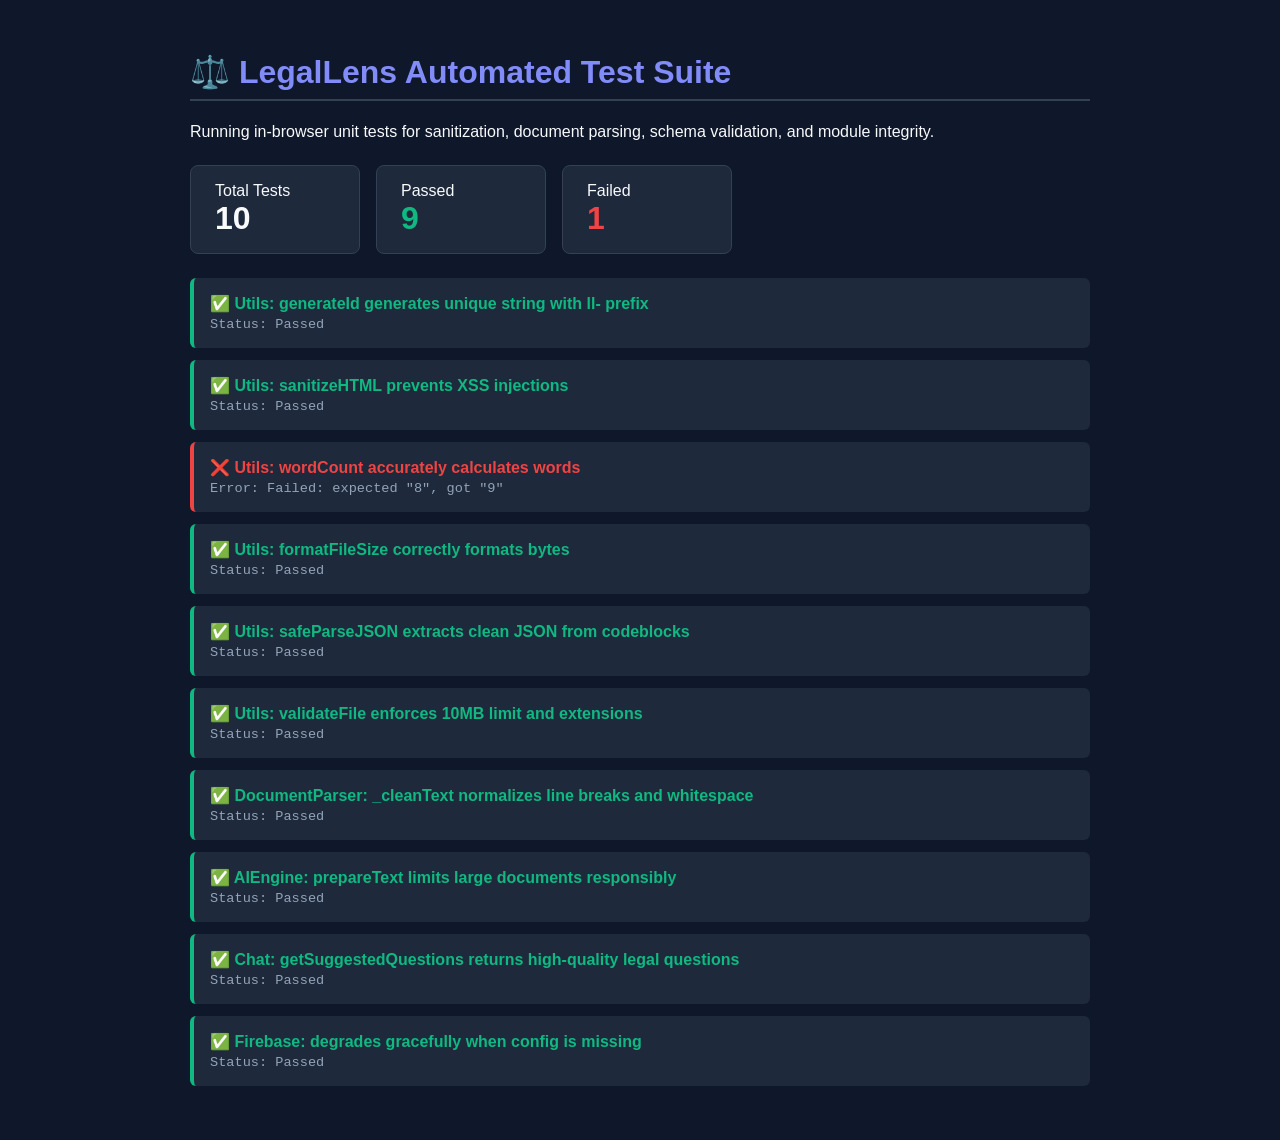
<file: tests/test_suite.html>
<!DOCTYPE html>
<html lang="en">
<head>
    <meta charset="UTF-8">
    <meta name="viewport" content="width=device-width, initial-scale=1.0">
    <title>LegalLens Test Suite</title>
    <style>
        body { font-family: -apple-system, BlinkMacSystemFont, 'Segoe UI', Roboto, sans-serif; padding: 2rem; max-width: 900px; margin: 0 auto; background: #0f172a; color: #f8fafc; }
        h1 { color: #818cf8; border-bottom: 2px solid #334155; padding-bottom: 0.5rem; }
        .summary { display: flex; gap: 1rem; margin: 1.5rem 0; }
        .stat-card { background: #1e293b; padding: 1rem 1.5rem; border-radius: 8px; border: 1px solid #334155; min-width: 120px; }
        .stat-val { font-size: 2rem; font-weight: bold; }
        .pass { color: #10b981; }
        .fail { color: #ef4444; }
        .test-case { background: #1e293b; margin-bottom: 0.75rem; padding: 1rem; border-radius: 6px; border-left: 4px solid #334155; }
        .test-case.pass { border-left-color: #10b981; }
        .test-case.fail { border-left-color: #ef4444; }
        .test-title { font-weight: 600; font-size: 1rem; margin-bottom: 0.25rem; }
        .test-detail { font-size: 0.85rem; color: #94a3b8; font-family: monospace; }
    </style>
</head>
<body>
    <h1>⚖️ LegalLens Automated Test Suite</h1>
    <p>Running in-browser unit tests for sanitization, document parsing, schema validation, and module integrity.</p>

    <div class="summary">
        <div class="stat-card"><div>Total Tests</div><div class="stat-val" id="total-count">0</div></div>
        <div class="stat-card"><div>Passed</div><div class="stat-val pass" id="pass-count">0</div></div>
        <div class="stat-card"><div>Failed</div><div class="stat-val fail" id="fail-count">0</div></div>
    </div>

    <div id="test-results"></div>

    <!-- Scripts under test -->
    <script src="../js/utils.js"></script>
    <script src="../js/firebase-config.js"></script>
    <script src="../js/document-parser.js"></script>
    <script src="../js/ai-engine.js"></script>
    <script src="../js/legal-analyzer.js"></script>
    <script src="../js/chat.js"></script>
    <script src="../js/comparison.js"></script>

    <script>
        const tests = [];
        function test(name, fn) { tests.push({ name, fn }); }
        function assert(condition, message) { if (!condition) throw new Error(message || "Assertion failed"); }
        function assertEquals(actual, expected, message) { if (actual !== expected) throw new Error(`${message || 'Failed'}: expected "${expected}", got "${actual}"`); }

        // ==================== TEST CASES ====================
        
        test("Utils: generateId generates unique string with ll- prefix", () => {
            const id1 = LegalLens.Utils.generateId();
            const id2 = LegalLens.Utils.generateId();
            assert(id1.startsWith("ll-"), "ID should start with ll-");
            assert(id1 !== id2, "IDs must be unique");
        });

        test("Utils: sanitizeHTML prevents XSS injections", () => {
            const malicious = '<script>alert("xss")<\/script><img src="x" onerror="steal()">';
            const clean = LegalLens.Utils.sanitizeHTML(malicious);
            assert(!clean.includes("<script>"), "Should escape <script>");
            assert(!clean.includes("<img"), "Should escape <img>");
            assert(clean.includes("&lt;script&gt;"), "Should encode entities");
        });

        test("Utils: wordCount accurately calculates words", () => {
            const text = "This is a mutual non-disclosure agreement with seven words.";
            assertEquals(LegalLens.Utils.wordCount(text), 8);
            assertEquals(LegalLens.Utils.wordCount(""), 0);
        });

        test("Utils: formatFileSize correctly formats bytes", () => {
            assertEquals(LegalLens.Utils.formatFileSize(1024), "1.0 KB");
            assertEquals(LegalLens.Utils.formatFileSize(1048576), "1.0 MB");
        });

        test("Utils: safeParseJSON extracts clean JSON from codeblocks", () => {
            const raw = '```json\n{"status": "ok", "score": 9}\n```';
            const parsed = LegalLens.Utils.safeParseJSON(raw);
            assert(parsed !== null, "Should parse JSON inside markdown");
            assertEquals(parsed.status, "ok");
            assertEquals(parsed.score, 9);
        });

        test("Utils: validateFile enforces 10MB limit and extensions", () => {
            const validTxt = { name: "contract.txt", size: 5000 };
            const oversized = { name: "huge.pdf", size: 15 * 1024 * 1024 };
            const badExt = { name: "virus.exe", size: 1000 };

            assert(LegalLens.Utils.validateFile(validTxt).valid, "Valid file should pass");
            assert(!LegalLens.Utils.validateFile(oversized).valid, "Oversized should fail");
            assert(!LegalLens.Utils.validateFile(badExt).valid, "Invalid ext should fail");
        });

        test("DocumentParser: _cleanText normalizes line breaks and whitespace", () => {
            const messy = "Clause 1\r\n\r\n\r\n\r\nThis   has   extra    spaces.";
            const clean = LegalLens.DocumentParser._cleanText(messy);
            assert(!clean.includes("\r"), "Should remove CRLF");
            assert(!clean.includes("   "), "Should remove excess spaces");
        });

        test("AIEngine: prepareText limits large documents responsibly", () => {
            const longDoc = "A".repeat(80000);
            const prepared = LegalLens.AIEngine.prepareText(longDoc, 10000);
            assert(prepared.length < 20000, "Should chunk large document");
            assert(prepared.includes("[NOTE: Document was truncated"), "Should append truncation notice");
        });

        test("Chat: getSuggestedQuestions returns high-quality legal questions", () => {
            const questions = LegalLens.Chat.getSuggestedQuestions();
            assert(Array.isArray(questions), "Questions should be an array");
            assert(questions.length >= 5, "Should have at least 5 suggested questions");
            assert(questions.some(q => q.toLowerCase().includes("obligations")), "Should contain obligation query");
        });

        test("Firebase: degrades gracefully when config is missing", async () => {
            const ready = await LegalLens.Firebase.init({});
            assertEquals(ready, false, "Should resolve false without crashing");
        });

        // Run all tests
        let passed = 0, failed = 0;
        const container = document.getElementById("test-results");

        for (const t of tests) {
            const card = document.createElement("div");
            card.className = "test-case";
            try {
                t.fn();
                card.classList.add("pass");
                card.innerHTML = `<div class="test-title">✅ ${t.name}</div><div class="test-detail">Status: Passed</div>`;
                passed++;
            } catch (err) {
                card.classList.add("fail");
                card.innerHTML = `<div class="test-title">❌ ${t.name}</div><div class="test-detail">Error: ${err.message}</div>`;
                failed++;
            }
            container.appendChild(card);
        }

        document.getElementById("total-count").textContent = tests.length;
        document.getElementById("pass-count").textContent = passed;
        document.getElementById("fail-count").textContent = failed;
    </script>
</body>
</html>
</file>
